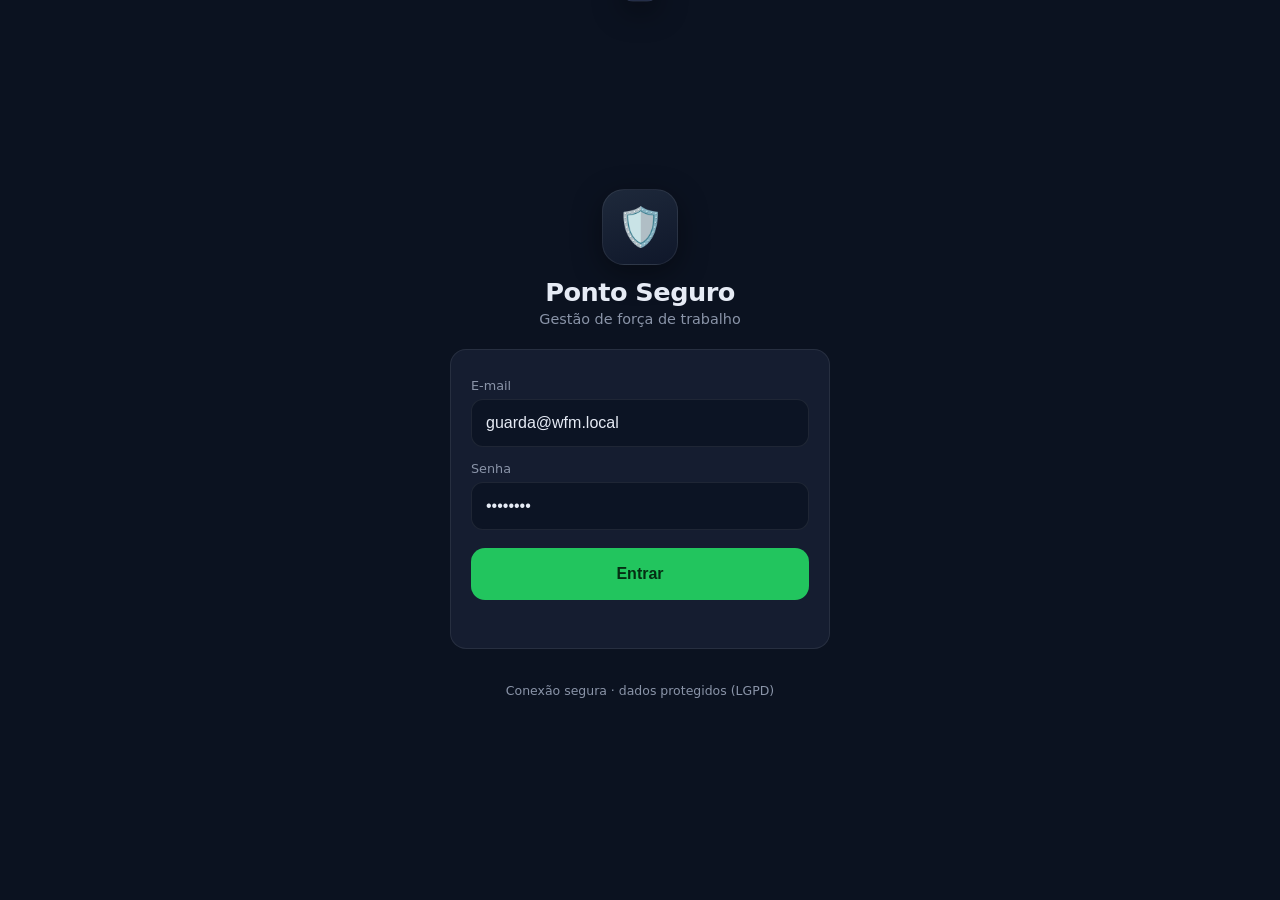
<file: webapp/index.html>
<!DOCTYPE html>
<html lang="pt-BR">
<head>
  <meta charset="UTF-8" />
  <meta name="viewport" content="width=device-width, initial-scale=1.0, viewport-fit=cover, maximum-scale=1.0, user-scalable=no" />
  <meta name="theme-color" content="#0b1220" />
  <meta name="apple-mobile-web-app-capable" content="yes" />
  <meta name="apple-mobile-web-app-status-bar-style" content="black-translucent" />
  <link rel="manifest" href="manifest.json" />
  <link rel="icon" href="icon.svg" type="image/svg+xml" />
  <title>WFM · Ponto Seguro</title>
  <link rel="stylesheet" href="style.css" />
</head>
<body>
  <!-- Toast global -->
  <div id="toast" class="toast"></div>

  <!-- ===== LOGIN ===== -->
  <section id="loginView" class="view login">
    <div class="brand">
      <div class="logo">🛡️</div>
      <h1>Ponto Seguro</h1>
      <p class="sub">Gestão de força de trabalho</p>
    </div>
    <form id="loginForm" class="card form" autocomplete="on">
      <label>E-mail</label>
      <input id="email" type="email" inputmode="email" placeholder="voce@empresa.com" value="guarda@wfm.local" />
      <label>Senha</label>
      <input id="password" type="password" placeholder="••••••••" value="senha123" />
      <button id="loginBtn" type="submit" class="btn primary block">Entrar</button>
      <div id="loginMsg" class="msg"></div>
    </form>
    <p class="foot">Conexão segura · dados protegidos (LGPD)</p>
  </section>

  <!-- ===== APP ===== -->
  <section id="appView" class="view app hidden">
    <header class="topbar">
      <div class="user">
        <div id="avatar" class="avatar">?</div>
        <div class="who">
          <strong id="userName">—</strong>
          <span id="userRole" class="pill">—</span>
        </div>
      </div>
      <button id="logoutBtn" class="icon-btn" title="Sair">⏻</button>
    </header>

    <main class="content">
      <!-- Estágio da câmera -->
      <div class="stage">
        <video id="video" autoplay playsinline muted></video>
        <canvas id="canvas" class="hidden"></canvas>
        <div class="frame-guide"></div>
        <div id="challengeOverlay" class="challenge hidden">
          <div class="challenge-inner">
            <div id="challengeIcon" class="challenge-icon">🟢</div>
            <div id="challengeMsg">Prova de vida</div>
            <div id="challengeTimer" class="challenge-timer"></div>
          </div>
        </div>
        <div id="stageBadge" class="stage-badge">● ao vivo</div>
      </div>

      <!-- Seleção de posto + GPS -->
      <div class="card compact">
        <label class="mini">Posto</label>
        <select id="siteSelect"></select>
        <div id="geo" class="geo"><span class="dot"></span> obtendo localização…</div>
      </div>

      <!-- Resultado -->
      <div id="result" class="result hidden"></div>
    </main>

    <!-- Barra de ação inferior -->
    <nav class="actionbar">
      <button id="checkoutBtn" class="btn ghost">Check-out</button>
      <button id="checkinBtn" class="btn primary grow">✓ Check-in</button>
      <button id="panicBtn" class="fab-panic" title="Pânico">🚨</button>
    </nav>
  </section>

  <!-- ===== HOMEM-MORTO (modal) ===== -->
  <div id="deadmanModal" class="modal hidden">
    <div class="sheet">
      <div class="sheet-icon">🟢</div>
      <h2>Você está alerta?</h2>
      <p>Confirme que está tudo bem no seu posto.</p>
      <div id="deadmanTimer" class="big-timer">—</div>
      <button id="ackBtn" class="btn primary block">Estou aqui</button>
    </div>
  </div>

  <script src="app.js"></script>
</body>
</html>
</file>
<file: webapp/style.css>
:root {
  --bg: #0b1220;
  --surface: #151d30;
  --surface-2: #1b2540;
  --line: rgba(255,255,255,.08);
  --text: #e6ebf5;
  --muted: #8a94a8;
  --accent: #22c55e;
  --accent-ink: #052e13;
  --blue: #3b82f6;
  --danger: #ef4444;
  --warn: #f59e0b;
  --radius: 16px;
  --safe-b: env(safe-area-inset-bottom, 0px);
}
* { box-sizing: border-box; -webkit-tap-highlight-color: transparent; }
html, body { height: 100%; }
body {
  margin: 0; background: var(--bg); color: var(--text);
  font-family: system-ui, -apple-system, "Segoe UI", Roboto, sans-serif;
  overscroll-behavior: none;
}
.hidden { display: none !important; }

/* ---------- Views ---------- */
.view { min-height: 100dvh; display: flex; flex-direction: column; }

/* ---------- Login ---------- */
.login { align-items: center; justify-content: center; padding: 24px; gap: 22px; }
.brand { text-align: center; }
.brand .logo {
  width: 76px; height: 76px; margin: 0 auto 12px; border-radius: 22px;
  display: grid; place-items: center; font-size: 38px;
  background: linear-gradient(160deg, #1e293b, #0f172a);
  border: 1px solid var(--line); box-shadow: 0 8px 30px rgba(0,0,0,.4);
}
.brand h1 { margin: 0; font-size: 1.6rem; letter-spacing: -.02em; }
.brand .sub { margin: 4px 0 0; color: var(--muted); font-size: .9rem; }
.card { background: var(--surface); border: 1px solid var(--line); border-radius: var(--radius); }
.form { width: 100%; max-width: 380px; padding: 20px; display: flex; flex-direction: column; gap: 6px; }
.form label { font-size: .8rem; color: var(--muted); margin-top: 8px; }
input, select {
  width: 100%; padding: 14px; border-radius: 12px; font-size: 1rem;
  background: #0c1424; color: var(--text); border: 1px solid var(--line); outline: none;
}
input:focus, select:focus { border-color: var(--blue); }
.foot { color: var(--muted); font-size: .78rem; }

/* ---------- Buttons ---------- */
.btn {
  border: none; border-radius: 14px; font-size: 1rem; font-weight: 700;
  padding: 15px 18px; cursor: pointer; min-height: 52px; transition: transform .06s, opacity .2s;
}
.btn:active { transform: scale(.97); }
.btn.primary { background: var(--accent); color: var(--accent-ink); }
.btn.ghost { background: var(--surface-2); color: var(--text); }
.btn.block { width: 100%; margin-top: 12px; }
.btn.grow { flex: 1; }
.btn:disabled { opacity: .5; }
.icon-btn {
  width: 42px; height: 42px; border-radius: 12px; border: 1px solid var(--line);
  background: var(--surface-2); color: var(--text); font-size: 1.1rem; cursor: pointer;
}

/* ---------- Topbar ---------- */
.app { background: var(--bg); }
.topbar {
  display: flex; align-items: center; justify-content: space-between;
  padding: max(14px, env(safe-area-inset-top)) 16px 12px; position: sticky; top: 0;
  background: rgba(11,18,32,.85); backdrop-filter: blur(10px); z-index: 5; border-bottom: 1px solid var(--line);
}
.user { display: flex; align-items: center; gap: 10px; }
.avatar {
  width: 42px; height: 42px; border-radius: 50%; display: grid; place-items: center;
  font-weight: 700; background: linear-gradient(160deg, var(--blue), #1e3a8a); color: #fff;
}
.who { display: flex; flex-direction: column; line-height: 1.15; }
.who strong { font-size: .95rem; }
.pill {
  align-self: flex-start; font-size: .68rem; color: var(--accent); background: rgba(34,197,94,.12);
  padding: 2px 8px; border-radius: 999px; margin-top: 2px; text-transform: uppercase; letter-spacing: .04em;
}

/* ---------- Content ---------- */
.content { flex: 1; padding: 14px 16px 120px; display: flex; flex-direction: column; gap: 14px; }

/* Camera stage */
.stage {
  position: relative; width: 100%; aspect-ratio: 3/4; max-height: 52vh; margin: 0 auto;
  border-radius: 22px; overflow: hidden; background: #000; border: 1px solid var(--line);
}
.stage video { width: 100%; height: 100%; object-fit: cover; transform: scaleX(-1); }
.frame-guide {
  position: absolute; inset: 12% 18%; border: 2px dashed rgba(255,255,255,.35);
  border-radius: 50%; pointer-events: none;
}
.stage-badge {
  position: absolute; top: 10px; left: 10px; font-size: .7rem; color: #fff;
  background: rgba(0,0,0,.45); padding: 4px 9px; border-radius: 999px;
}
.stage-badge::first-letter { color: var(--danger); }
.challenge { position: absolute; inset: 0; background: rgba(4,20,12,.55); display: grid; place-items: center; }
.challenge-inner { text-align: center; color: #fff; }
.challenge-icon { font-size: 40px; }
#challengeMsg { font-size: 1.15rem; font-weight: 700; margin-top: 6px; padding: 0 20px; }
.challenge-timer { margin-top: 8px; font-size: .9rem; color: #d1fae5; }

.card.compact { padding: 12px 14px; }
.mini { font-size: .72rem; color: var(--muted); text-transform: uppercase; letter-spacing: .05em; }
.geo {
  margin-top: 10px; font-family: ui-monospace, monospace; font-size: .8rem; color: var(--muted);
  display: flex; align-items: center; gap: 8px;
}
.geo .dot { width: 8px; height: 8px; border-radius: 50%; background: var(--warn); flex: none; }
.geo.ok .dot { background: var(--accent); }
.geo.err .dot { background: var(--danger); }

/* Result banner */
.result { padding: 14px; border-radius: 14px; font-size: .92rem; border: 1px solid var(--line); }
.result.ok { background: rgba(34,197,94,.12); border-color: rgba(34,197,94,.35); }
.result.bad { background: rgba(239,68,68,.12); border-color: rgba(239,68,68,.35); }
.result.info { background: var(--surface); }

/* ---------- Action bar ---------- */
.actionbar {
  position: fixed; left: 0; right: 0; bottom: 0; z-index: 6;
  display: flex; align-items: center; gap: 10px;
  padding: 12px 16px calc(12px + var(--safe-b));
  background: linear-gradient(to top, var(--bg) 70%, transparent);
}
.fab-panic {
  width: 56px; height: 56px; border-radius: 50%; border: none; flex: none;
  background: var(--danger); color: #fff; font-size: 1.4rem; cursor: pointer;
  box-shadow: 0 6px 18px rgba(239,68,68,.45);
}
.fab-panic:active { transform: scale(.94); }

/* ---------- Modal (homem-morto) ---------- */
.modal { position: fixed; inset: 0; z-index: 20; background: rgba(0,0,0,.6); display: grid; place-items: end center; }
.sheet {
  width: 100%; max-width: 480px; background: var(--surface); border-radius: 24px 24px 0 0;
  padding: 26px 22px calc(26px + var(--safe-b)); text-align: center; border-top: 3px solid var(--accent);
  animation: rise .25s ease;
}
@keyframes rise { from { transform: translateY(100%); } to { transform: translateY(0); } }
.sheet-icon { font-size: 44px; }
.sheet h2 { margin: 6px 0 2px; }
.sheet p { color: var(--muted); margin: 0 0 10px; }
.big-timer { font-size: 2.4rem; font-weight: 800; font-variant-numeric: tabular-nums; margin: 8px 0 16px; }

/* ---------- Toast ---------- */
.toast {
  position: fixed; top: calc(12px + env(safe-area-inset-top)); left: 50%; transform: translateX(-50%) translateY(-140%);
  z-index: 40; background: var(--surface-2); color: var(--text); padding: 12px 18px; border-radius: 12px;
  border: 1px solid var(--line); font-size: .9rem; box-shadow: 0 10px 30px rgba(0,0,0,.4); transition: transform .3s; max-width: 90%;
}
.toast.show { transform: translateX(-50%) translateY(0); }
.msg { font-size: .85rem; color: var(--danger); min-height: 1em; margin-top: 8px; }
</file>
